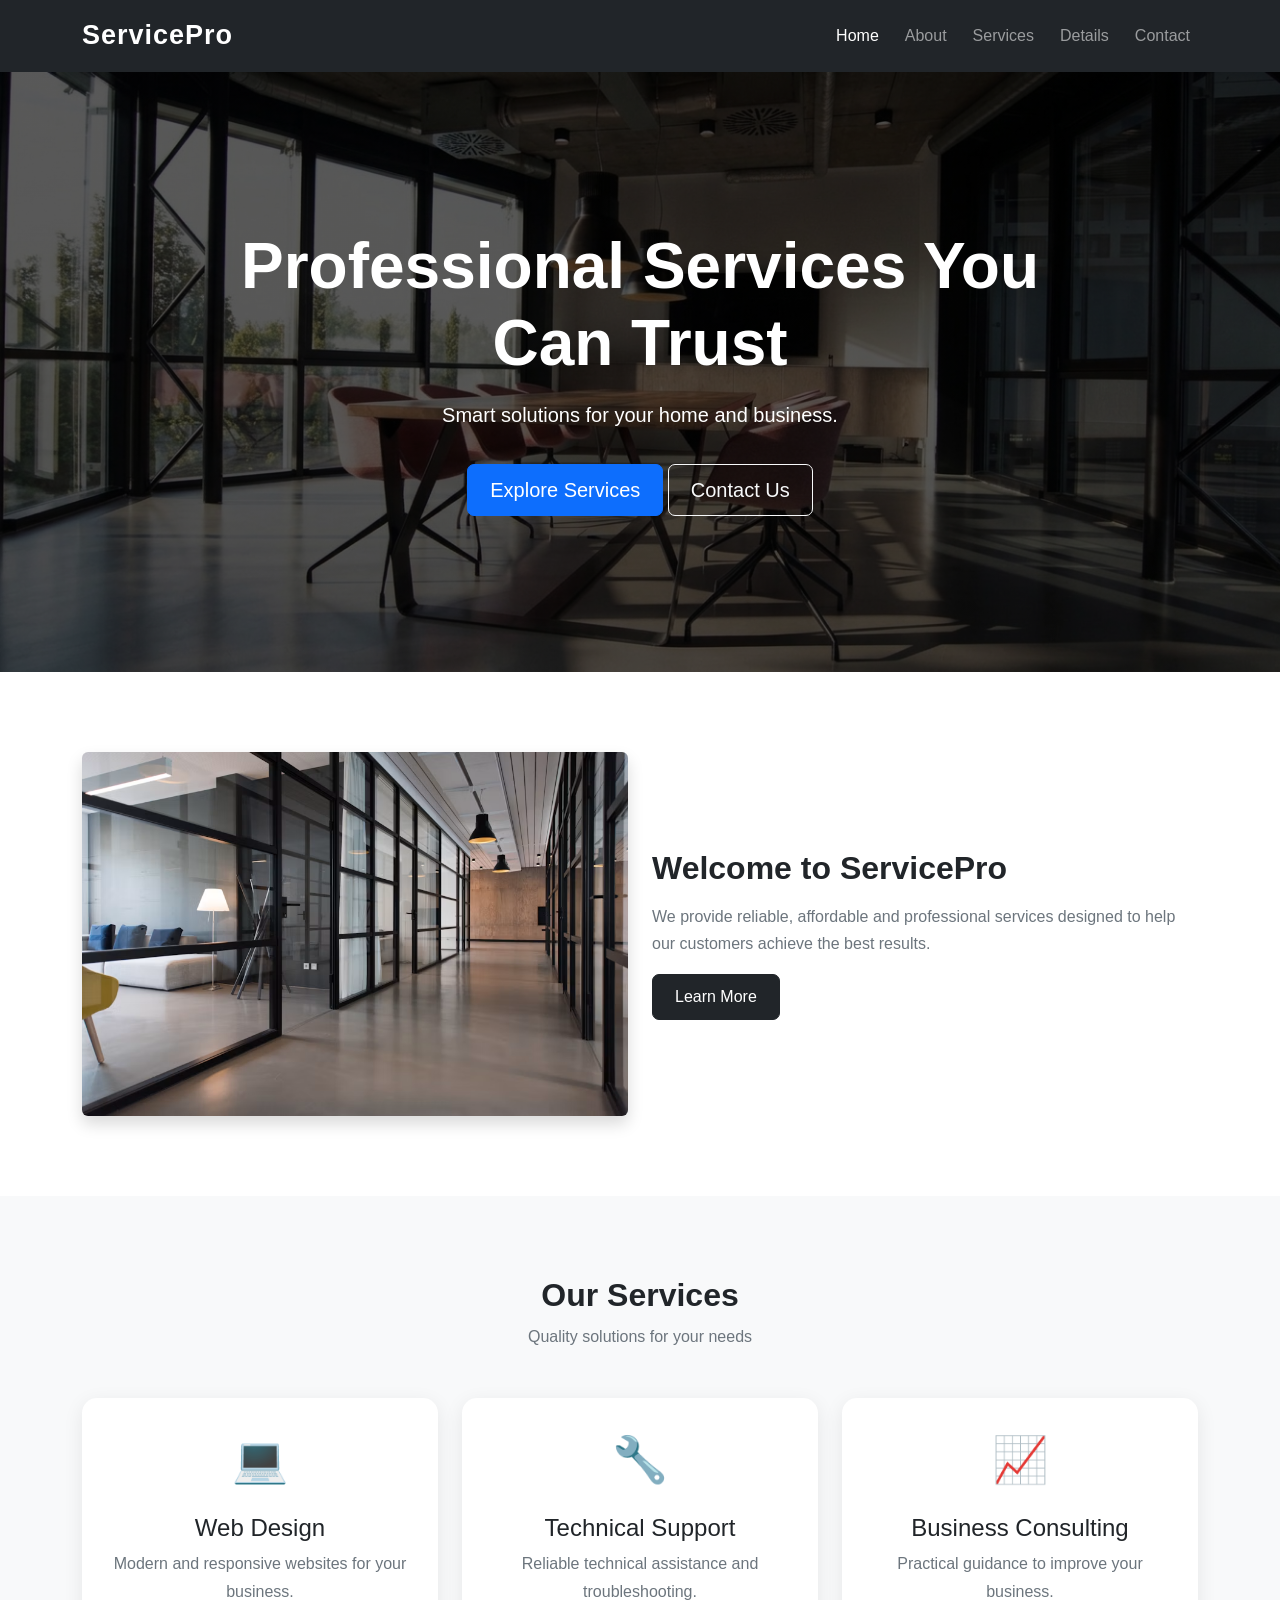
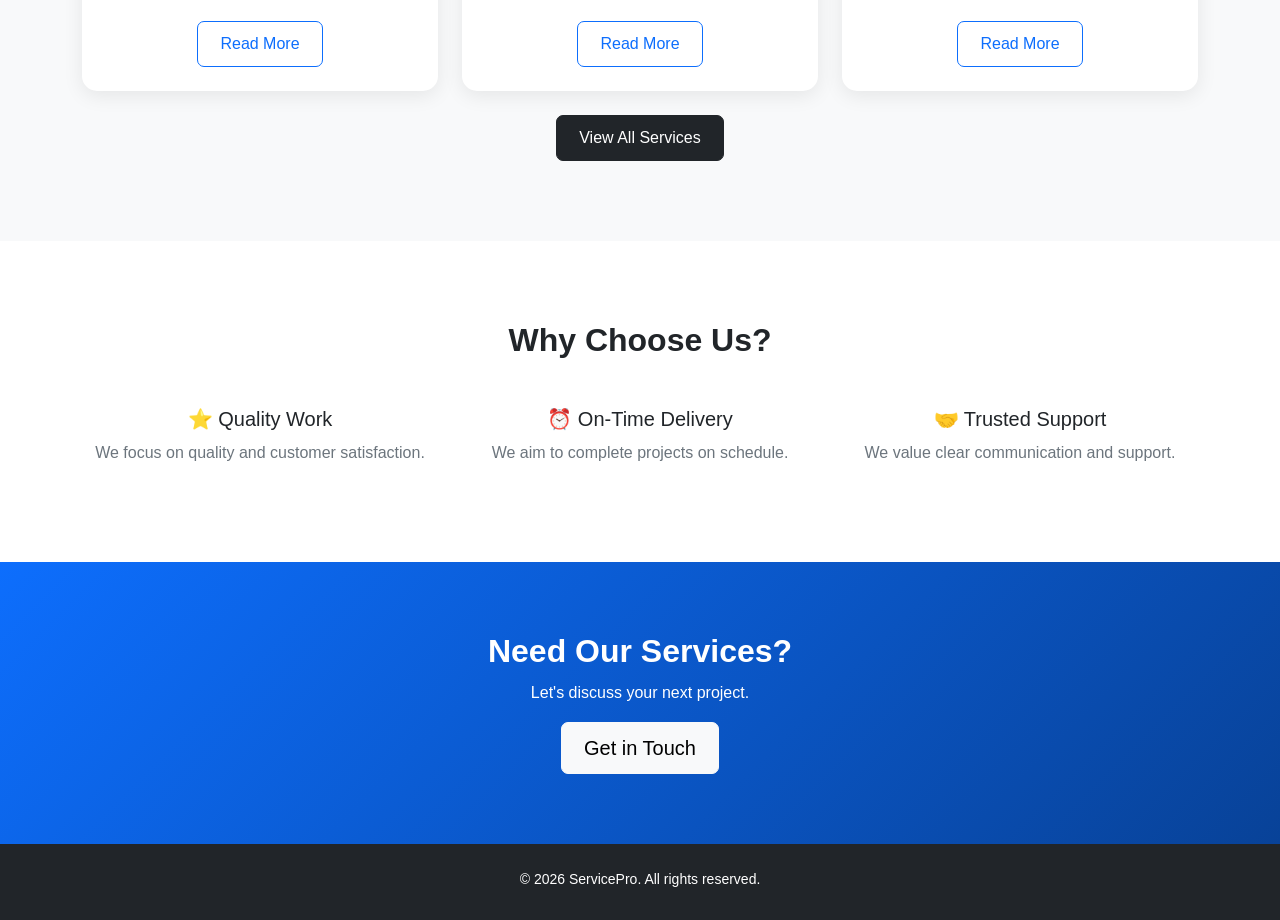
<file: index.html>
<!DOCTYPE html>
<html lang="en">
<head>
    <meta charset="UTF-8">
    <meta name="viewport" content="width=device-width, initial-scale=1.0">
    <title>ServicePro | Home</title>

    <!-- Bootstrap CSS -->
    <link href="https://cdn.jsdelivr.net/npm/bootstrap@5.3.3/dist/css/bootstrap.min.css" rel="stylesheet">

    <!-- Custom CSS -->
    <link rel="stylesheet" href="css/style.css">
</head>
<body>

<!-- Navbar -->
<nav class="navbar navbar-expand-lg navbar-dark bg-dark sticky-top">
    <div class="container">
        <a class="navbar-brand fw-bold" href="index.html">ServicePro</a>

        <button class="navbar-toggler" type="button" data-bs-toggle="collapse" data-bs-target="#navbarNav">
            <span class="navbar-toggler-icon"></span>
        </button>

        <div class="collapse navbar-collapse" id="navbarNav">
            <ul class="navbar-nav ms-auto">
                <li class="nav-item"><a class="nav-link active" href="index.html">Home</a></li>
                <li class="nav-item"><a class="nav-link" href="about.html">About</a></li>
                <li class="nav-item"><a class="nav-link" href="services.html">Services</a></li>
                <li class="nav-item"><a class="nav-link" href="service-details.html">Details</a></li>
                <li class="nav-item"><a class="nav-link" href="contact.html">Contact</a></li>
            </ul>
        </div>
    </div>
</nav>

<!-- Hero Section -->
<section class="hero d-flex align-items-center text-center text-white">
    <div class="container">
        <h1 class="display-3 fw-bold">Professional Services You Can Trust</h1>
        <p class="lead mt-3">Smart solutions for your home and business.</p>
        <a href="services.html" class="btn btn-primary btn-lg mt-3">Explore Services</a>
        <a href="contact.html" class="btn btn-outline-light btn-lg mt-3">Contact Us</a>
    </div>
</section>

<!-- About -->
<section class="section-padding">
    <div class="container">
        <div class="row align-items-center g-4">
            <div class="col-md-6">
                <img src="image/pro2.png"
                     class="img-fluid rounded shadow" alt="Professional office">
            </div>
            <div class="col-md-6">
                <h2 class="fw-bold">Welcome to ServicePro</h2>
                <p class="text-secondary mt-3">
                    We provide reliable, affordable and professional services
                    designed to help our customers achieve the best results.
                </p>
                <a href="about.html" class="btn btn-dark">Learn More</a>
            </div>
        </div>
    </div>
</section>

<!-- Services -->
<section class="section-padding bg-light">
    <div class="container">
        <div class="text-center mb-5">
            <h2 class="fw-bold">Our Services</h2>
            <p class="text-secondary">Quality solutions for your needs</p>
        </div>

        <div class="row g-4">
            <div class="col-md-4">
                <div class="card service-card h-100">
                    <div class="card-body text-center p-4">
                        <div class="service-icon">💻</div>
                        <h4>Web Design</h4>
                        <p class="text-secondary">Modern and responsive websites for your business.</p>
                        <a href="service-details.html" class="btn btn-outline-primary">Read More</a>
                    </div>
                </div>
            </div>

            <div class="col-md-4">
                <div class="card service-card h-100">
                    <div class="card-body text-center p-4">
                        <div class="service-icon">🔧</div>
                        <h4>Technical Support</h4>
                        <p class="text-secondary">Reliable technical assistance and troubleshooting.</p>
                        <a href="service-details.html" class="btn btn-outline-primary">Read More</a>
                    </div>
                </div>
            </div>

            <div class="col-md-4">
                <div class="card service-card h-100">
                    <div class="card-body text-center p-4">
                        <div class="service-icon">📈</div>
                        <h4>Business Consulting</h4>
                        <p class="text-secondary">Practical guidance to improve your business.</p>
                        <a href="service-details.html" class="btn btn-outline-primary">Read More</a>
                    </div>
                </div>
            </div>
        </div>

        <div class="text-center mt-4">
            <a href="services.html" class="btn btn-dark">View All Services</a>
        </div>
    </div>
</section>

<!-- Why Choose Us -->
<section class="section-padding">
    <div class="container text-center">
        <h2 class="fw-bold mb-5">Why Choose Us?</h2>

        <div class="row g-4">
            <div class="col-md-4">
                <h5>⭐ Quality Work</h5>
                <p class="text-secondary">We focus on quality and customer satisfaction.</p>
            </div>
            <div class="col-md-4">
                <h5>⏰ On-Time Delivery</h5>
                <p class="text-secondary">We aim to complete projects on schedule.</p>
            </div>
            <div class="col-md-4">
                <h5>🤝 Trusted Support</h5>
                <p class="text-secondary">We value clear communication and support.</p>
            </div>
        </div>
    </div>
</section>

<!-- CTA -->
<section class="cta-section text-center text-white">
    <div class="container">
        <h2 class="fw-bold">Need Our Services?</h2>
        <p>Let's discuss your next project.</p>
        <a href="contact.html" class="btn btn-light btn-lg">Get in Touch</a>
    </div>
</section>

<!-- Footer -->
<footer class="bg-dark text-white text-center p-4">
    <p class="mb-1">&copy; 2026 ServicePro. All rights reserved.</p>
   
</footer>

<script src="https://cdn.jsdelivr.net/npm/bootstrap@5.3.3/dist/js/bootstrap.bundle.min.js"></script>
</body>
</html>
</file>
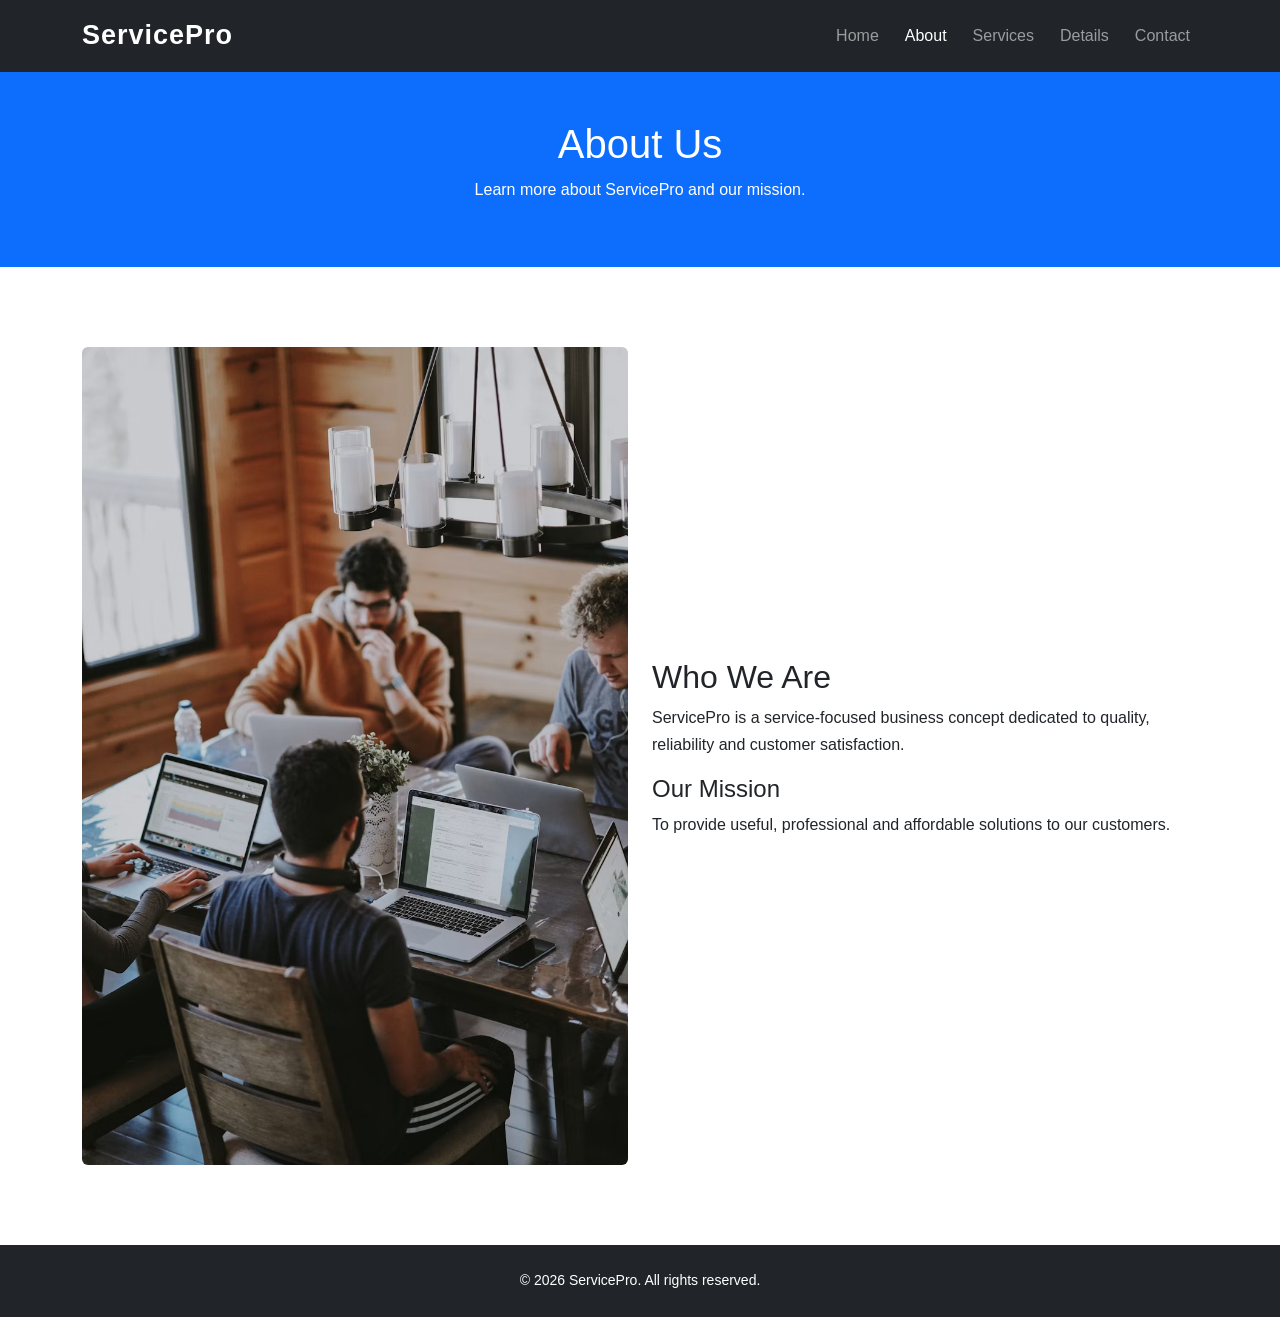
<file: about.html>
<!DOCTYPE html>
<html lang="en">
<head>
    <meta charset="UTF-8">
    <meta name="viewport" content="width=device-width, initial-scale=1.0">
    <title>About Us | ServicePro</title>
    <link href="https://cdn.jsdelivr.net/npm/bootstrap@5.3.3/dist/css/bootstrap.min.css" rel="stylesheet">
    <link rel="stylesheet" href="css/style.css">
</head>
<body>

<nav class="navbar navbar-expand-lg navbar-dark bg-dark sticky-top">
    <div class="container">
        <a class="navbar-brand fw-bold" href="index.html">ServicePro</a>
        <button class="navbar-toggler" data-bs-toggle="collapse" data-bs-target="#navbarNav">
            <span class="navbar-toggler-icon"></span>
        </button>
        <div class="collapse navbar-collapse" id="navbarNav">
            <ul class="navbar-nav ms-auto">
                <li class="nav-item"><a class="nav-link" href="index.html">Home</a></li>
                <li class="nav-item"><a class="nav-link active" href="about.html">About</a></li>
                <li class="nav-item"><a class="nav-link" href="services.html">Services</a></li>
                <li class="nav-item"><a class="nav-link" href="service-details.html">Details</a></li>
                <li class="nav-item"><a class="nav-link" href="contact.html">Contact</a></li>
            </ul>
        </div>
    </div>
</nav>

<header class="bg-primary text-white text-center py-5">
    <div class="container">
        <h1>About Us</h1>
        <p>Learn more about ServicePro and our mission.</p>
    </div>
</header>

<section class="section-padding">
    <div class="container">
        <div class="row align-items-center g-4">
            <div class="col-md-6">
                <img src="image/pro3.png"
                     class="img-fluid rounded" alt="Our team working">
            </div>
            <div class="col-md-6">
                <h2>Who We Are</h2>
                <p>ServicePro is a service-focused business concept dedicated to quality, reliability and customer satisfaction.</p>
                <h4>Our Mission</h4>
                <p>To provide useful, professional and affordable solutions to our customers.</p>
            </div>
        </div>
    </div>
</section>

<footer class="bg-dark text-white text-center p-4">
    &copy; 2026 ServicePro. All rights reserved.
</footer>

<script src="https://cdn.jsdelivr.net/npm/bootstrap@5.3.3/dist/js/bootstrap.bundle.min.js"></script>
</body>
</html>
</file>
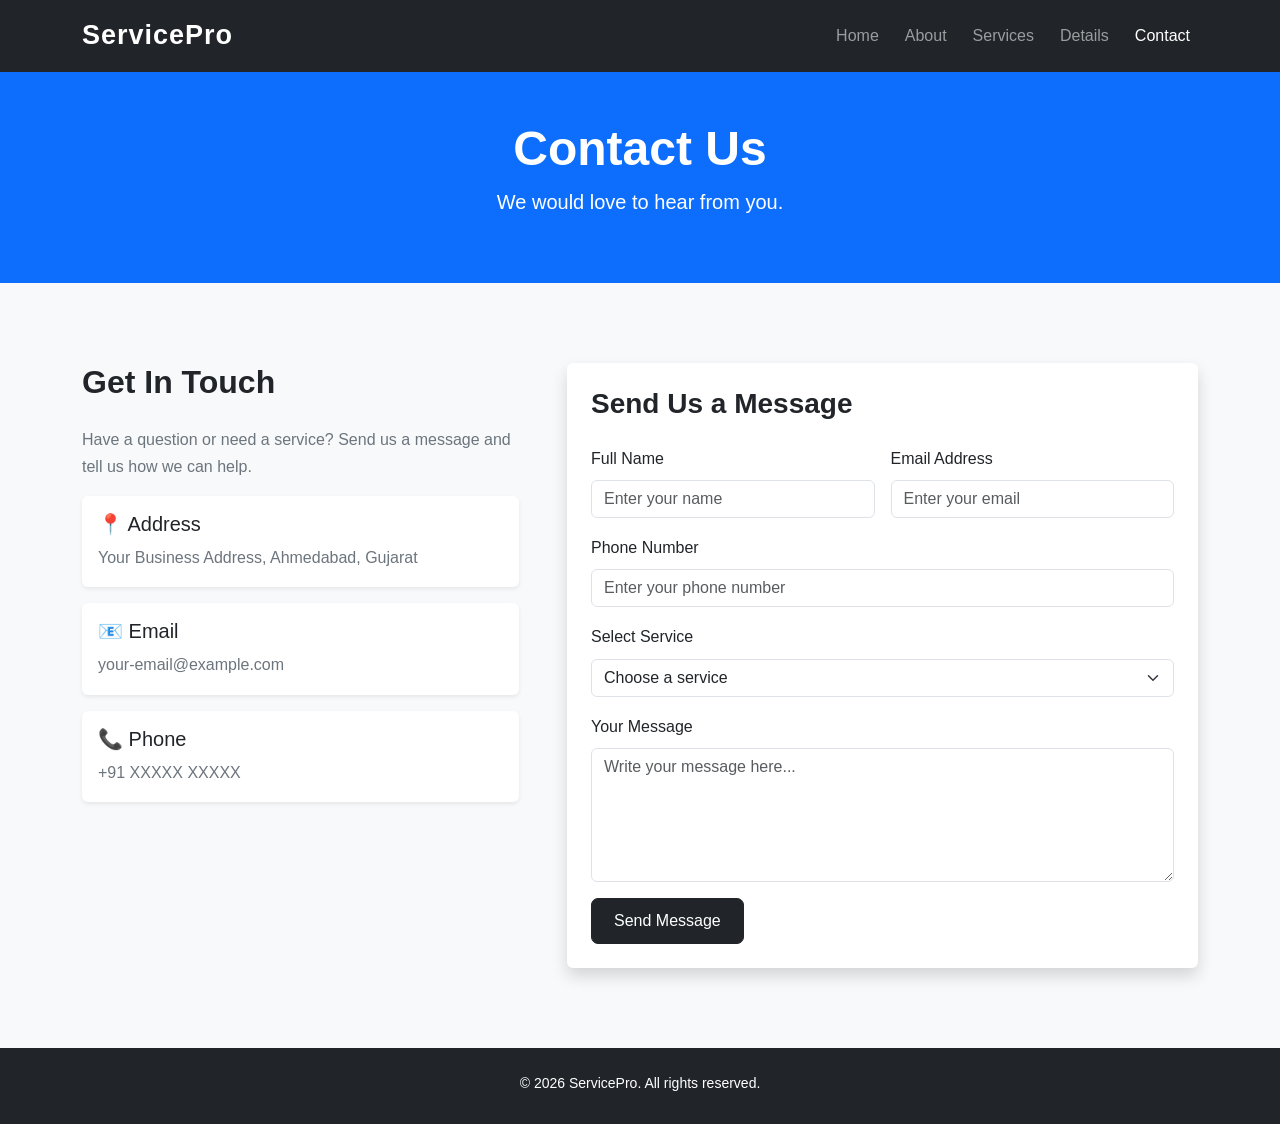
<file: contact.html>
<!DOCTYPE html>
<html lang="en">
<head>
    <meta charset="UTF-8">
    <meta name="viewport" content="width=device-width, initial-scale=1.0">
    <title>Contact Us | ServicePro</title>
    <link href="https://cdn.jsdelivr.net/npm/bootstrap@5.3.3/dist/css/bootstrap.min.css" rel="stylesheet">
    <link rel="stylesheet" href="css/style.css">
</head>
<body>

<!-- Navbar -->
<nav class="navbar navbar-expand-lg navbar-dark bg-dark sticky-top">
    <div class="container">
        <a class="navbar-brand fw-bold" href="index.html">ServicePro</a>
        <button class="navbar-toggler" type="button" data-bs-toggle="collapse" data-bs-target="#navbarNav">
            <span class="navbar-toggler-icon"></span>
        </button>
        <div class="collapse navbar-collapse" id="navbarNav">
            <ul class="navbar-nav ms-auto">
                <li class="nav-item"><a class="nav-link" href="index.html">Home</a></li>
                <li class="nav-item"><a class="nav-link" href="about.html">About</a></li>
                <li class="nav-item"><a class="nav-link" href="services.html">Services</a></li>
                <li class="nav-item"><a class="nav-link" href="service-details.html">Details</a></li>
                <li class="nav-item"><a class="nav-link active" href="contact.html">Contact</a></li>
            </ul>
        </div>
    </div>
</nav>

<!-- Header -->
<header class="bg-primary text-white text-center py-5">
    <div class="container">
        <h1 class="display-5 fw-bold">Contact Us</h1>
        <p class="lead">We would love to hear from you.</p>
    </div>
</header>

<!-- Contact Section -->
<section class="section-padding bg-light">
    <div class="container">
        <div class="row g-5">

            <!-- Contact Information -->
            <div class="col-lg-5">
                <h2 class="fw-bold mb-4">Get In Touch</h2>
                <p class="text-secondary">
                    Have a question or need a service? Send us a message
                    and tell us how we can help.
                </p>

                <div class="card border-0 shadow-sm mb-3">
                    <div class="card-body">
                        <h5>📍 Address</h5>
                        <p class="text-secondary mb-0">Your Business Address, Ahmedabad, Gujarat</p>
                    </div>
                </div>

                <div class="card border-0 shadow-sm mb-3">
                    <div class="card-body">
                        <h5>📧 Email</h5>
                        <p class="text-secondary mb-0">your-email@example.com</p>
                    </div>
                </div>

                <div class="card border-0 shadow-sm mb-3">
                    <div class="card-body">
                        <h5>📞 Phone</h5>
                        <p class="text-secondary mb-0">+91 XXXXX XXXXX</p>
                    </div>
                </div>
            </div>

            <!-- Contact Form -->
            <div class="col-lg-7">
                <div class="card border-0 shadow p-4">
                    <h3 class="fw-bold mb-4">Send Us a Message</h3>

                    <form action="#" method="post">
                        <div class="row g-3">

                            <div class="col-md-6">
                                <label for="name" class="form-label">Full Name</label>
                                <input type="text" class="form-control" id="name"
                                       name="name" placeholder="Enter your name" required>
                            </div>

                            <div class="col-md-6">
                                <label for="email" class="form-label">Email Address</label>
                                <input type="email" class="form-control" id="email"
                                       name="email" placeholder="Enter your email" required>
                            </div>

                            <div class="col-12">
                                <label for="phone" class="form-label">Phone Number</label>
                                <input type="tel" class="form-control" id="phone"
                                       name="phone" placeholder="Enter your phone number">
                            </div>

                            <div class="col-12">
                                <label for="service" class="form-label">Select Service</label>
                                <select class="form-select" id="service" name="service" required>
                                    <option value="" selected disabled>Choose a service</option>
                                    <option>Web Design</option>
                                    <option>IT Support</option>
                                    <option>Business Consulting</option>
                                    <option>Graphic Design</option>
                                    <option>Digital Solutions</option>
                                    <option>Customer Support</option>
                                </select>
                            </div>

                            <div class="col-12">
                                <label for="message" class="form-label">Your Message</label>
                                <textarea class="form-control" id="message" name="message"
                                          rows="5" placeholder="Write your message here..."
                                          required></textarea>
                            </div>

                            <div class="col-12">
                                <button type="submit" class="btn btn-dark w-80">
                                    Send Message
                                </button>
                            </div>

                        </div>
                    </form>
                </div>
            </div>

        </div>
    </div>
</section>

<!-- Footer -->
<footer class="bg-dark text-white text-center p-4">
    <p class="mb-1">&copy; 2026 ServicePro. All rights reserved.</p>
   
</footer>

<script src="https://cdn.jsdelivr.net/npm/bootstrap@5.3.3/dist/js/bootstrap.bundle.min.js"></script>
</body>
</html>
</file>
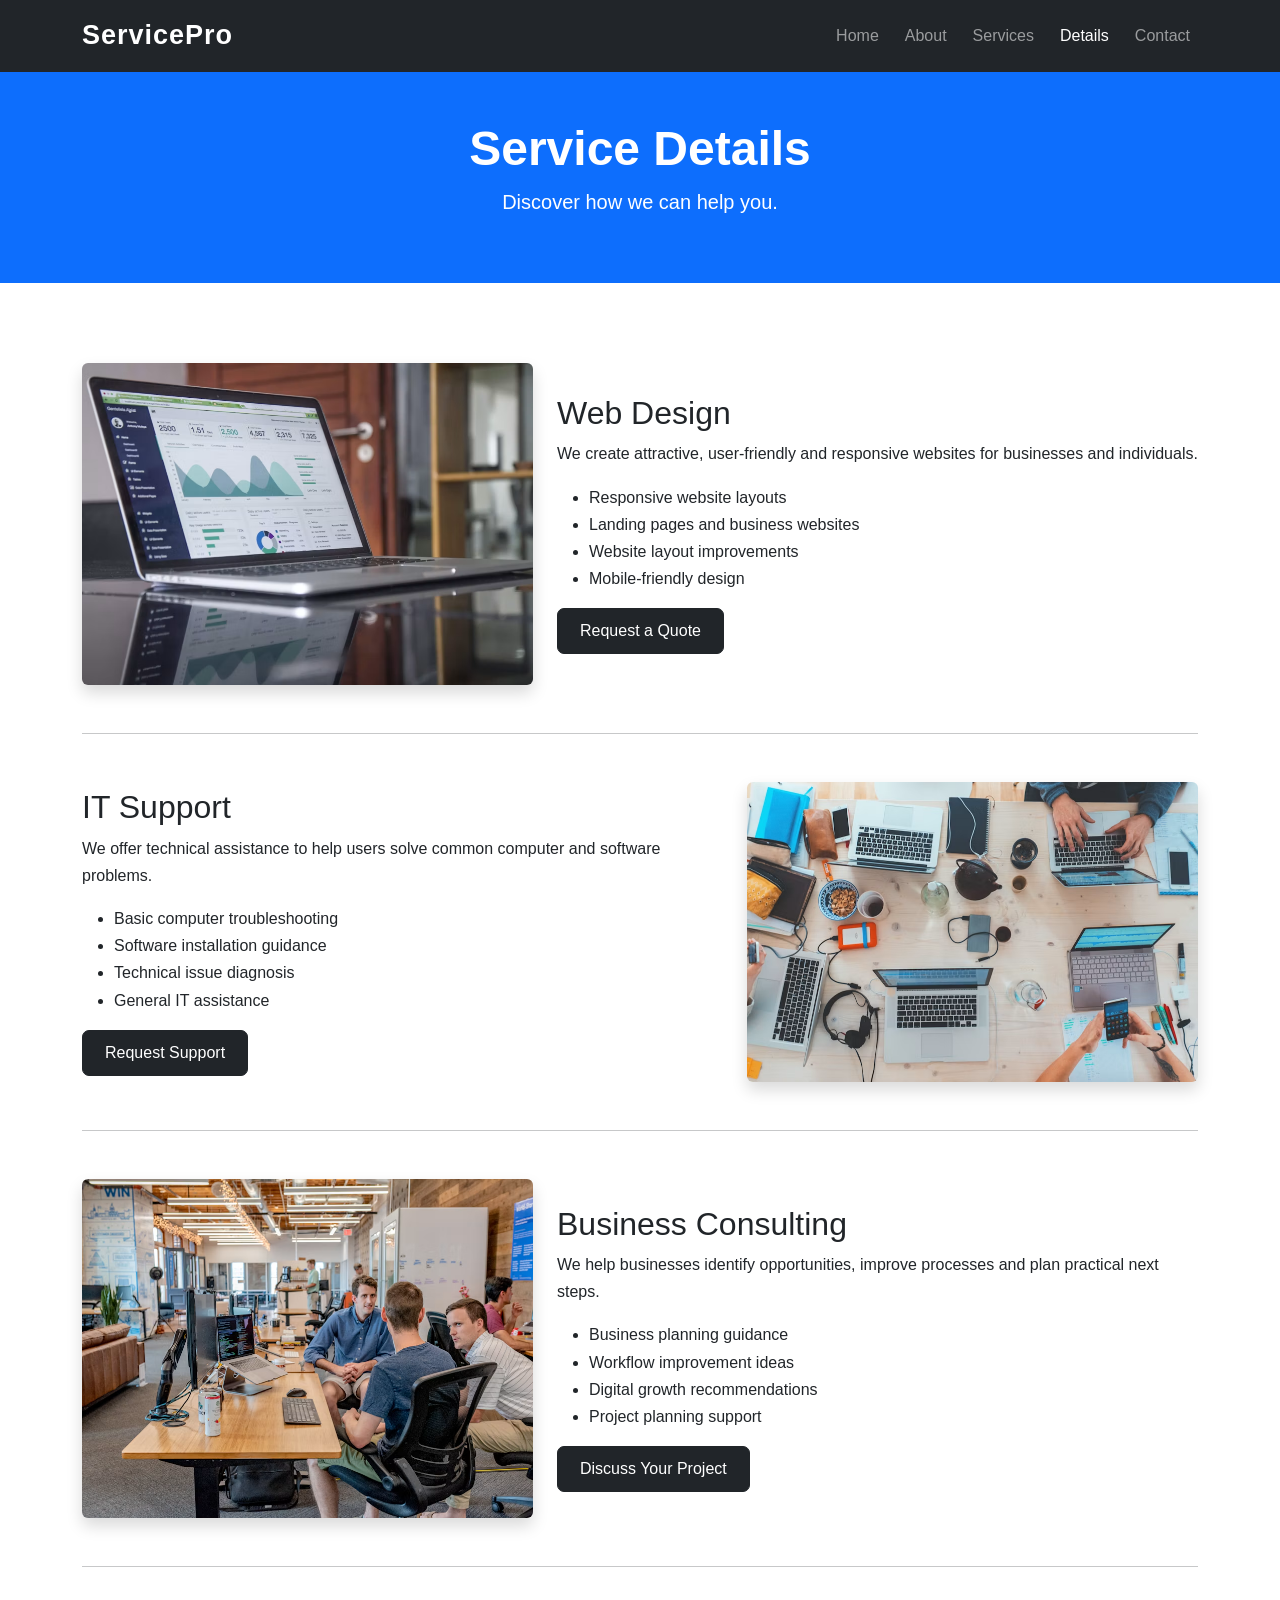
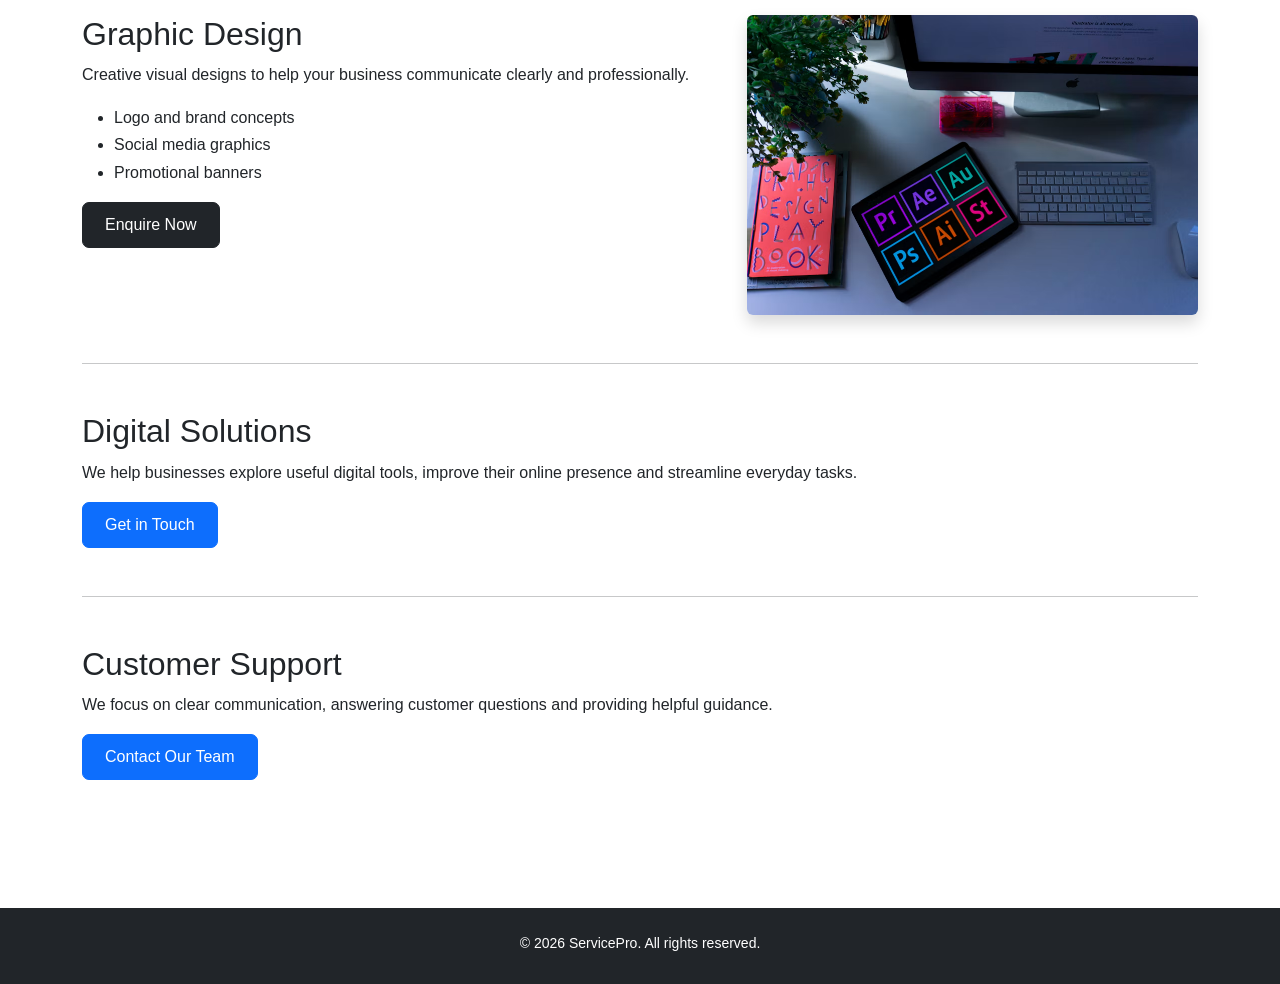
<file: service-details.html>
<!DOCTYPE html>
<html lang="en">
<head>
    <meta charset="UTF-8">
    <meta name="viewport" content="width=device-width, initial-scale=1.0">
    <title>Service Details | ServicePro</title>
    <link href="https://cdn.jsdelivr.net/npm/bootstrap@5.3.3/dist/css/bootstrap.min.css" rel="stylesheet">
    <link rel="stylesheet" href="css/style.css">
</head>
<body>

<!-- Navbar -->
<nav class="navbar navbar-expand-lg navbar-dark bg-dark sticky-top">
    <div class="container">
        <a class="navbar-brand fw-bold" href="index.html">ServicePro</a>
        <button class="navbar-toggler" type="button" data-bs-toggle="collapse" data-bs-target="#navbarNav">
            <span class="navbar-toggler-icon"></span>
        </button>
        <div class="collapse navbar-collapse" id="navbarNav">
            <ul class="navbar-nav ms-auto">
                <li class="nav-item"><a class="nav-link" href="index.html">Home</a></li>
                <li class="nav-item"><a class="nav-link" href="about.html">About</a></li>
                <li class="nav-item"><a class="nav-link" href="services.html">Services</a></li>
                <li class="nav-item"><a class="nav-link active" href="service-details.html">Details</a></li>
                <li class="nav-item"><a class="nav-link" href="contact.html">Contact</a></li>
            </ul>
        </div>
    </div>
</nav>

<!-- Header -->
<header class="bg-primary text-white text-center py-5">
    <div class="container">
        <h1 class="display-5 fw-bold">Service Details</h1>
        <p class="lead">Discover how we can help you.</p>
    </div>
</header>

<!-- Details -->
<section class="section-padding">
    <div class="container">

        <div class="row align-items-center g-4 mb-5" id="web-design">
            <div class="col-md-5">
                <img src="image/pro4.png"
                     class="img-fluid rounded shadow" alt="Website design">
            </div>
            <div class="col-md-7">
                <h2>Web Design</h2>
                <p>We create attractive, user-friendly and responsive websites for businesses and individuals.</p>
                <ul>
                    <li>Responsive website layouts</li>
                    <li>Landing pages and business websites</li>
                    <li>Website layout improvements</li>
                    <li>Mobile-friendly design</li>
                </ul>
                <a href="contact.html" class="btn btn-dark">Request a Quote</a>
            </div>
        </div>

        <hr class="my-5">

        <div class="row align-items-center g-4 mb-5" id="it-support">
            <div class="col-md-7">
                <h2>IT Support</h2>
                <p>We offer technical assistance to help users solve common computer and software problems.</p>
                <ul>
                    <li>Basic computer troubleshooting</li>
                    <li>Software installation guidance</li>
                    <li>Technical issue diagnosis</li>
                    <li>General IT assistance</li>
                </ul>
                <a href="contact.html" class="btn btn-dark">Request Support</a>
            </div>
            <div class="col-md-5">
                <img src="image/pro5.png"
                     class="img-fluid rounded shadow" alt="IT team working">
            </div>
        </div>

        <hr class="my-5">

        <div class="row align-items-center g-4 mb-5" id="consulting">
            <div class="col-md-5">
                <img src="image/pro6.png"
                     class="img-fluid rounded shadow" alt="Business meeting">
            </div>
            <div class="col-md-7">
                <h2>Business Consulting</h2>
                <p>We help businesses identify opportunities, improve processes and plan practical next steps.</p>
                <ul>
                    <li>Business planning guidance</li>
                    <li>Workflow improvement ideas</li>
                    <li>Digital growth recommendations</li>
                    <li>Project planning support</li>
                </ul>
                <a href="contact.html" class="btn btn-dark">Discuss Your Project</a>
            </div>
        </div>

        <hr class="my-5">

        <div class="row g-4 mb-5" id="graphic-design">
            <div class="col-md-7">
                <h2>Graphic Design</h2>
                <p>Creative visual designs to help your business communicate clearly and professionally.</p>
                <ul>
                    <li>Logo and brand concepts</li>
                    <li>Social media graphics</li>
                    <li>Promotional banners</li>
                </ul>
                <a href="contact.html" class="btn btn-dark">Enquire Now</a>
            </div>
            <div class="col-md-5">
                <img src="image/pro7.png"
                     class="img-fluid rounded shadow" alt="Graphic design workspace">
            </div>
        </div>

        <hr class="my-5">

        <div class="mb-5" id="digital-solutions">
            <h2>Digital Solutions</h2>
            <p>We help businesses explore useful digital tools, improve their online presence and streamline everyday tasks.</p>
            <a href="contact.html" class="btn btn-primary">Get in Touch</a>
        </div>

        <hr class="my-5">

        <div class="mb-5" id="customer-support">
            <h2>Customer Support</h2>
            <p>We focus on clear communication, answering customer questions and providing helpful guidance.</p>
            <a href="contact.html" class="btn btn-primary">Contact Our Team</a>
        </div>

    </div>
</section>

<!-- Footer -->
<footer class="bg-dark text-white text-center p-4">
    <p class="mb-1">&copy; 2026 ServicePro. All rights reserved.</p>
</footer>

<script src="https://cdn.jsdelivr.net/npm/bootstrap@5.3.3/dist/js/bootstrap.bundle.min.js"></script>
</body>
</html>
</file>
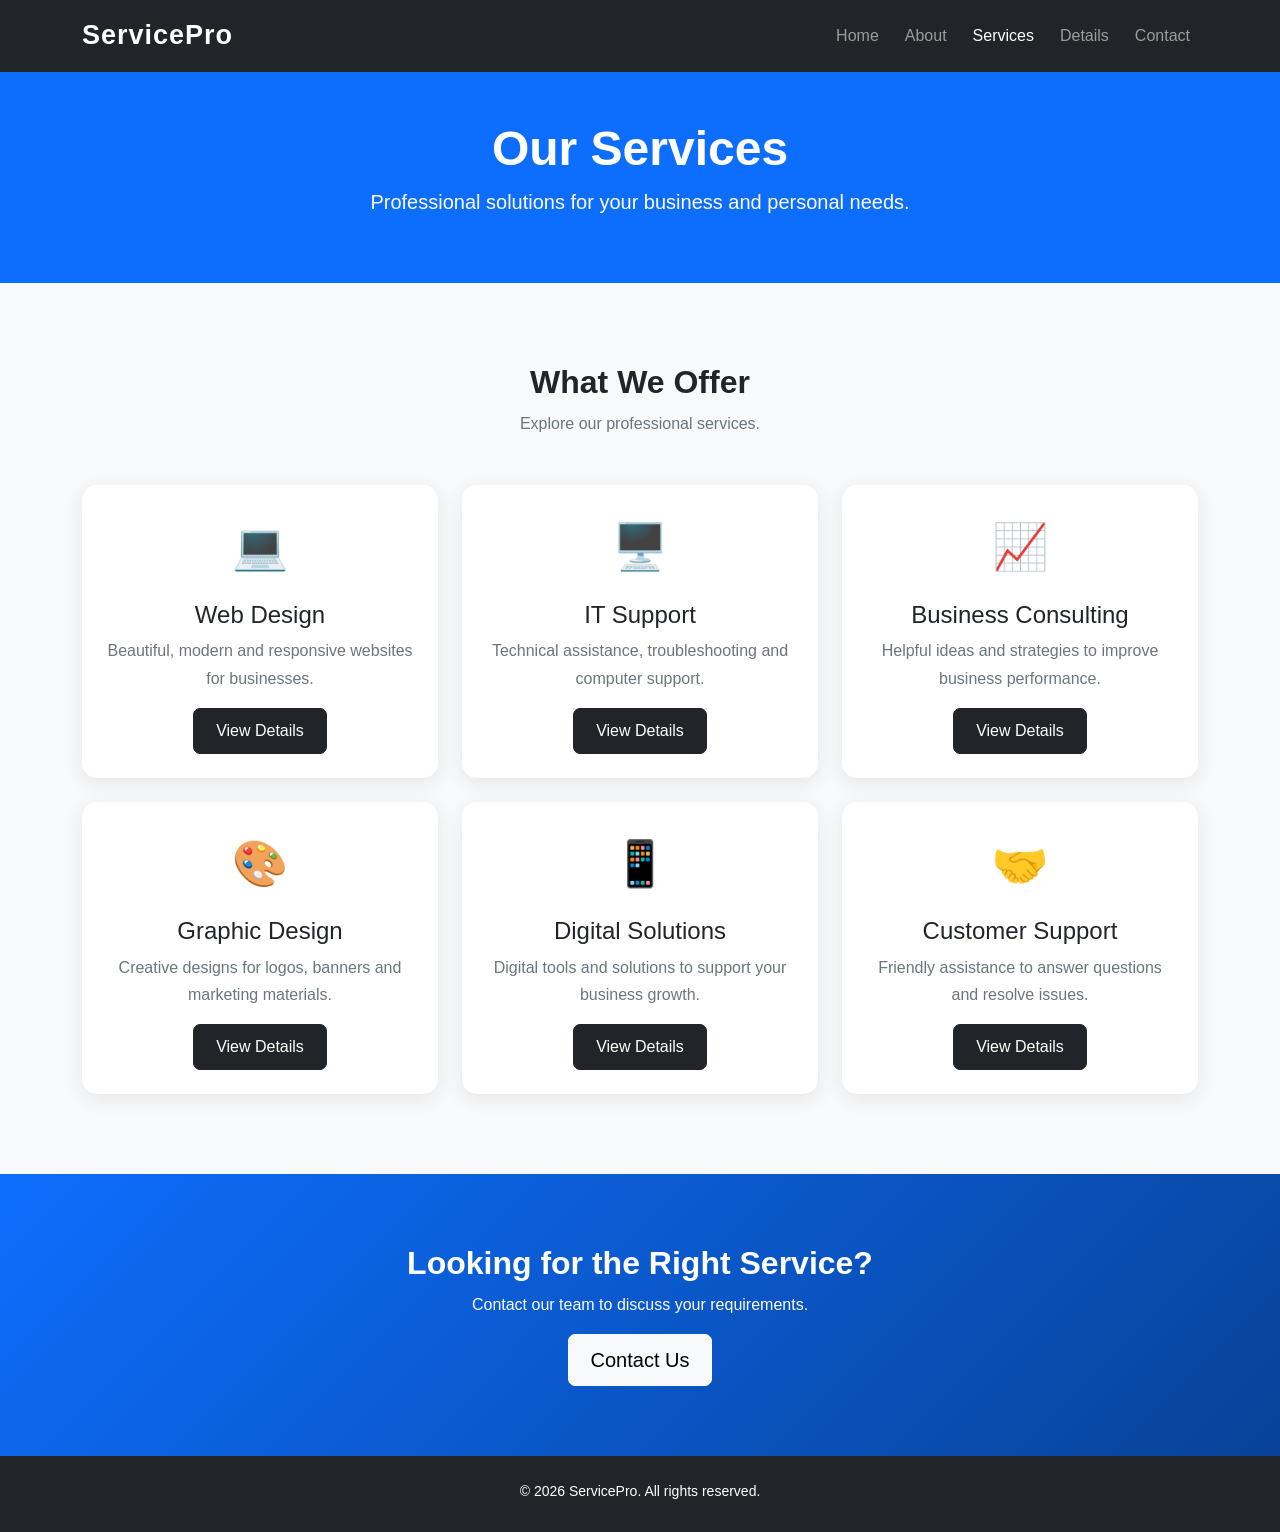
<file: services.html>
<!DOCTYPE html>
<html lang="en">
<head>
    <meta charset="UTF-8">
    <meta name="viewport" content="width=device-width, initial-scale=1.0">
    <title>Our Services | ServicePro</title>
    <link href="https://cdn.jsdelivr.net/npm/bootstrap@5.3.3/dist/css/bootstrap.min.css" rel="stylesheet">
    <link rel="stylesheet" href="css/style.css">
</head>
<body>

<!-- Navbar -->
<nav class="navbar navbar-expand-lg navbar-dark bg-dark sticky-top">
    <div class="container">
        <a class="navbar-brand fw-bold" href="index.html">ServicePro</a>
        <button class="navbar-toggler" type="button" data-bs-toggle="collapse" data-bs-target="#navbarNav">
            <span class="navbar-toggler-icon"></span>
        </button>
        <div class="collapse navbar-collapse" id="navbarNav">
            <ul class="navbar-nav ms-auto">
                <li class="nav-item"><a class="nav-link" href="index.html">Home</a></li>
                <li class="nav-item"><a class="nav-link" href="about.html">About</a></li>
                <li class="nav-item"><a class="nav-link active" href="services.html">Services</a></li>
                <li class="nav-item"><a class="nav-link" href="service-details.html">Details</a></li>
                <li class="nav-item"><a class="nav-link" href="contact.html">Contact</a></li>
            </ul>
        </div>
    </div>
</nav>

<!-- Page Header -->
<header class="bg-primary text-white text-center py-5">
    <div class="container">
        <h1 class="display-5 fw-bold">Our Services</h1>
        <p class="lead">Professional solutions for your business and personal needs.</p>
    </div>
</header>

<!-- Services -->
<section class="section-padding bg-light">
    <div class="container">
        <div class="text-center mb-5">
            <h2 class="fw-bold">What We Offer</h2>
            <p class="text-secondary">Explore our professional services.</p>
        </div>

        <div class="row g-4">

            <div class="col-md-6 col-lg-4">
                <div class="card service-card h-100">
                    <div class="card-body text-center p-4">
                        <div class="service-icon">💻</div>
                        <h4>Web Design</h4>
                        <p class="text-secondary">Beautiful, modern and responsive websites for businesses.</p>
                        <a href="service-details.html#web-design" class="btn btn-dark">View Details</a>
                    </div>
                </div>
            </div>

            <div class="col-md-6 col-lg-4">
                <div class="card service-card h-100">
                    <div class="card-body text-center p-4">
                        <div class="service-icon">🖥️</div>
                        <h4>IT Support</h4>
                        <p class="text-secondary">Technical assistance, troubleshooting and computer support.</p>
                        <a href="service-details.html#it-support" class="btn btn-dark">View Details</a>
                    </div>
                </div>
            </div>

            <div class="col-md-6 col-lg-4">
                <div class="card service-card h-100">
                    <div class="card-body text-center p-4">
                        <div class="service-icon">📈</div>
                        <h4>Business Consulting</h4>
                        <p class="text-secondary">Helpful ideas and strategies to improve business performance.</p>
                        <a href="service-details.html#consulting" class="btn btn-dark">View Details</a>
                    </div>
                </div>
            </div>

            <div class="col-md-6 col-lg-4">
                <div class="card service-card h-100">
                    <div class="card-body text-center p-4">
                        <div class="service-icon">🎨</div>
                        <h4>Graphic Design</h4>
                        <p class="text-secondary">Creative designs for logos, banners and marketing materials.</p>
                        <a href="service-details.html#graphic-design" class="btn btn-dark">View Details</a>
                    </div>
                </div>
            </div>

            <div class="col-md-6 col-lg-4">
                <div class="card service-card h-100">
                    <div class="card-body text-center p-4">
                        <div class="service-icon">📱</div>
                        <h4>Digital Solutions</h4>
                        <p class="text-secondary">Digital tools and solutions to support your business growth.</p>
                        <a href="service-details.html#digital-solutions" class="btn btn-dark">View Details</a>
                    </div>
                </div>
            </div>

            <div class="col-md-6 col-lg-4">
                <div class="card service-card h-100">
                    <div class="card-body text-center p-4">
                        <div class="service-icon">🤝</div>
                        <h4>Customer Support</h4>
                        <p class="text-secondary">Friendly assistance to answer questions and resolve issues.</p>
                        <a href="service-details.html#customer-support" class="btn btn-dark">View Details</a>
                    </div>
                </div>
            </div>

        </div>
    </div>
</section>

<!-- CTA -->
<section class="cta-section text-center text-white">
    <div class="container">
        <h2 class="fw-bold">Looking for the Right Service?</h2>
        <p>Contact our team to discuss your requirements.</p>
        <a href="contact.html" class="btn btn-light btn-lg">Contact Us</a>
    </div>
</section>

<!-- Footer -->
<footer class="bg-dark text-white text-center p-4">
    <p class="mb-1">&copy; 2026 ServicePro. All rights reserved.</p>
 
</footer>

<script src="https://cdn.jsdelivr.net/npm/bootstrap@5.3.3/dist/js/bootstrap.bundle.min.js"></script>
</body>
</html>
</file>
<file: css/style.css>
/* General */
* {
    margin: 0;
    padding: 0;
    box-sizing: border-box;
}

body {
    font-family: Arial, sans-serif;
    line-height: 1.7;
}

.section-padding {
    padding: 80px 0;
}

.navbar-brand {
    font-size: 27px;
    letter-spacing: 1px;
}

.nav-link {
    margin-left: 10px;
    transition: 0.3s;
}

.nav-link:hover {
    color: #0d6efd !important;
}

/* Hero */
.hero {
    min-height: 600px;
    background:
        linear-gradient(rgba(0, 0, 0, 0.65), rgba(0, 0, 0, 0.65)),
        url("../image/pro1.png");
    background-size: cover;
    background-position: center;
}

.hero h1 {
    max-width: 900px;
    margin: auto;
}

/* Service Cards */
.service-card {
    border: none;
    border-radius: 15px;
    box-shadow: 0 5px 20px rgba(0, 0, 0, 0.08);
    transition: transform 0.3s, box-shadow 0.3s;
}

.service-card:hover {
    transform: translateY(-8px);
    box-shadow: 0 12px 25px rgba(0, 0, 0, 0.14);
}

.service-icon {
    font-size: 45px;
    margin-bottom: 15px;
}

/* Buttons */
.btn {
    border-radius: 7px;
    padding: 10px 22px;
}

/* Call to Action */
.cta-section {
    padding: 70px 0;
    background: linear-gradient(135deg, #0d6efd, #084298);
}

/* Footer */
footer {
    font-size: 14px;
}

/* Responsive */
@media (max-width: 768px) {
    .hero {
        min-height: 500px;
        padding: 60px 15px;
    }

    .hero h1 {
        font-size: 38px;
    }

    .section-padding {
        padding: 50px 0;
    }

    .nav-link {
        margin-left: 0;
    }
}
</file>
